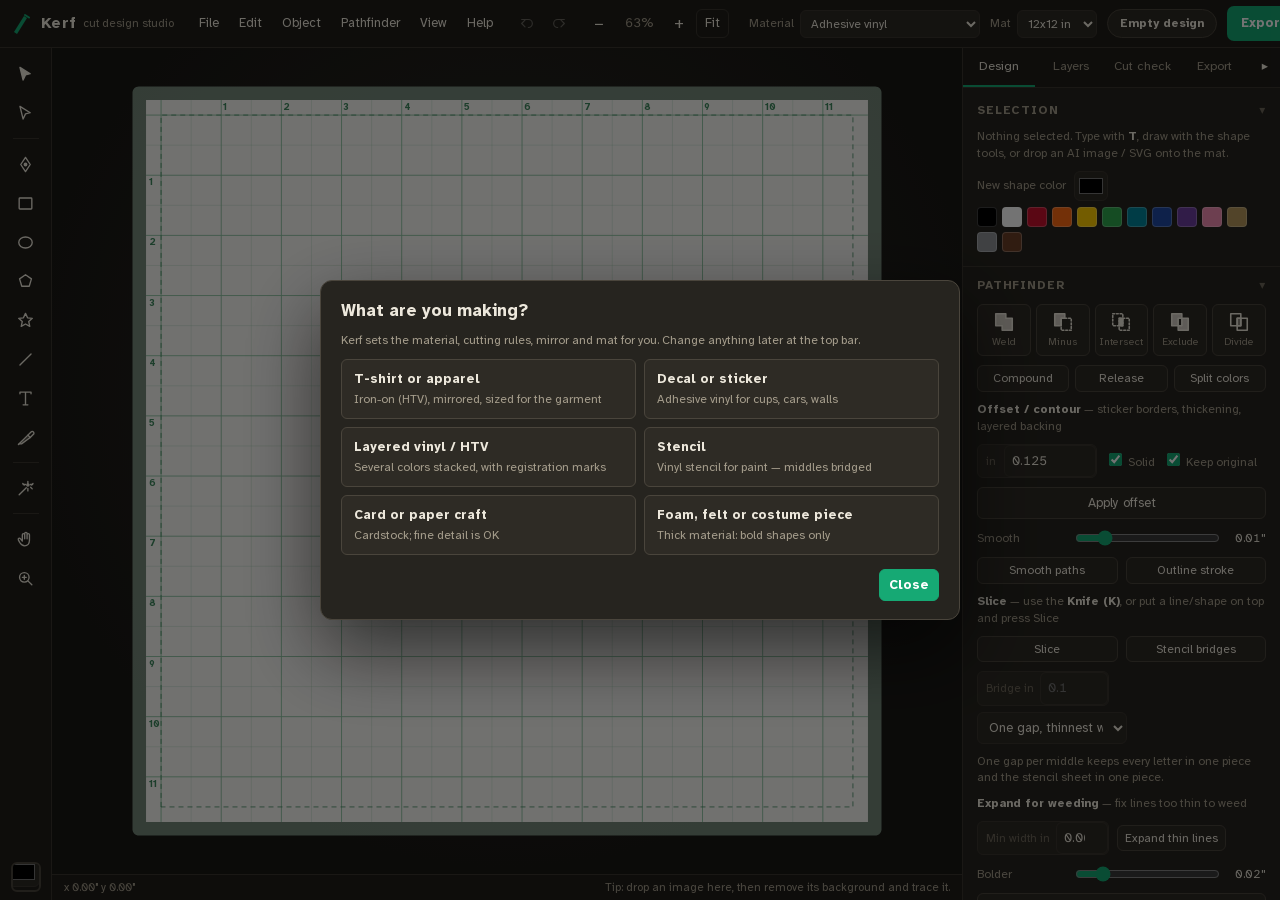
<file: kerf/index.html>
<!doctype html>
<html lang="en">
<head>
<meta charset="utf-8">
<meta name="viewport" content="width=device-width, initial-scale=1, maximum-scale=1, viewport-fit=cover">
<meta name="theme-color" content="#201e1a">
<meta name="mobile-web-app-capable" content="yes">
<meta name="apple-mobile-web-app-capable" content="yes">
<title>Kerf — Cut Design Studio</title>
<link rel="stylesheet" href="fonts/uifont.css?v=2026.11.05-2">
<link rel="stylesheet" href="css/app.css?v=2026.11.05-2">
</head>
<body>
<div id="app">
  <header class="topbar">
    <div class="brand"><span class="logo" aria-hidden="true"><svg viewBox="0 0 24 24"><path d="M4 20 L14 4 L17 6 L7 22 Z" fill="currentColor"/><path d="M15 3 l4 2.5" stroke="currentColor" stroke-width="2" stroke-linecap="round"/></svg></span><b>Kerf</b><span class="sub">cut design studio</span></div>
    <button class="icon-btn menu-btn" id="menu-btn" data-action="toggleMenus" title="Menu" aria-label="Menu">☰</button>
    <nav class="menus" id="menus"></nav>
    <div class="tb-group">
      <button class="icon-btn" data-action="undo" title="Undo (Ctrl+Z)" id="btn-undo"></button>
      <button class="icon-btn" data-action="redo" title="Redo (Ctrl+Shift+Z)" id="btn-redo"></button>
    </div>
    <div class="tb-group zoom">
      <button class="icon-btn" data-action="zoomOut" title="Zoom out (Ctrl -)">−</button>
      <span id="zoom-label">100%</span>
      <button class="icon-btn" data-action="zoomIn" title="Zoom in (Ctrl +)">+</button>
      <button class="text-btn" data-action="zoomFit" title="Fit mat (Ctrl 0)">Fit</button>
    </div>
    <div class="spacer"></div>
    <div class="tb-break"></div>
    <label class="tb-select" title="Material sets the cut rules">
      <span>Material</span><select id="sel-material"></select>
    </label>
    <label class="tb-select" title="Mat size">
      <span>Mat</span><select id="sel-mat"></select>
    </label>
    <button class="status-pill" id="status-pill" data-action="showCheck" title="Cut check status">Checking…</button>
    <button class="primary" data-action="showExport"><span class="long">Export for Design Space</span><span class="short">Export</span></button>
  </header>

  <aside class="toolbar" id="toolbar"></aside>

  <main class="stage" id="stage">
    <canvas id="canvas"></canvas>
    <div class="tool-options" id="tool-options"></div>
    <div class="drop-hint" id="drop-hint">Drop images, SVGs, fonts or .kerf projects</div>
    <div class="sel-bar" id="sel-bar" hidden>
      <button data-action="duplicate">Duplicate</button><button data-action="delete">Delete</button><button data-action="openSheet">Edit</button><button data-action="deselect" aria-label="Deselect">✕</button>
    </div>
    <footer class="statusbar"><span id="st-cursor">x 0.00" y 0.00"</span><span id="st-sel"></span><span class="grow"></span><span id="st-tip">Tip: drop an image here, then remove its background and trace it.</span></footer>
  </main>

  <aside class="sidebar">
    <div class="tabs" role="tablist" id="tabs">
      <button role="tab" data-tab="design" class="active">Design</button>
      <button role="tab" data-tab="layers">Layers</button>
      <button role="tab" data-tab="check">Cut check <span class="badge" id="tab-badge"></span></button>
      <button role="tab" data-tab="export">Export</button>
      <button class="sheet-toggle" data-action="toggleSheet" aria-label="Show or hide panel">▴</button>
    </div>
    <div class="panel" data-panel="design" id="panel-design"></div>
    <div class="panel" data-panel="layers" id="panel-layers" hidden></div>
    <div class="panel" data-panel="check" id="panel-check" hidden></div>
    <div class="panel" data-panel="export" id="panel-export" hidden></div>
  </aside>
</div>

<div id="toasts" aria-live="polite"></div>
<div id="modal" class="modal" hidden><div class="modal-card" id="modal-card"></div></div>
<input type="file" id="file-import" accept="image/*,.svg,.ttf,.otf,.woff,.kerf" multiple hidden>
<input type="file" id="file-open" accept=".kerf,.json" hidden>
<input type="file" id="file-font" accept=".ttf,.otf,.woff" multiple hidden>

<script src="vendor/paper-full.min.js?v=2026.11.05-2"></script>
<script src="vendor/opentype.min.js?v=2026.11.05-2"></script>
<script src="vendor/paperjs-offset.min.js?v=2026.11.05-2"></script>
<script src="fonts/fonts.js?v=2026.11.05-2"></script>
<script src="js/core/util.js?v=2026.11.05-2"></script>
<script src="js/core/materials.js?v=2026.11.05-2"></script>
<script src="js/core/mask.js?v=2026.11.05-2"></script>
<script src="js/core/imageops.js?v=2026.11.05-2"></script>
<script src="js/core/trace.js?v=2026.11.05-2"></script>
<script src="js/core/geom.js?v=2026.11.05-2"></script>
<script src="js/core/text.js?v=2026.11.05-2"></script>
<script src="js/core/cutcheck.js?v=2026.11.05-2"></script>
<script src="js/core/exporter.js?v=2026.11.05-2"></script>
<script src="js/core/distress.js?v=2026.11.05-2"></script>
<script src="js/core/weed.js?v=2026.11.05-2"></script>
<script src="js/core/nest.js?v=2026.11.05-2"></script>
<script src="js/app/history.js?v=2026.11.05-2"></script>
<script src="js/app/app.js?v=2026.11.05-2"></script>
<script src="js/app/tools.js?v=2026.11.05-2"></script>
<script src="js/app/store.js?v=2026.11.05-2"></script>
<script src="js/app/vinyl.js?v=2026.11.05-2"></script>
<script src="js/app/ui.js?v=2026.11.05-2"></script>
<script src="js/app/main.js?v=2026.11.05-2"></script>
<script src="js/app/selftest.js?v=2026.11.05-2"></script>
</body>
</html>
</file>
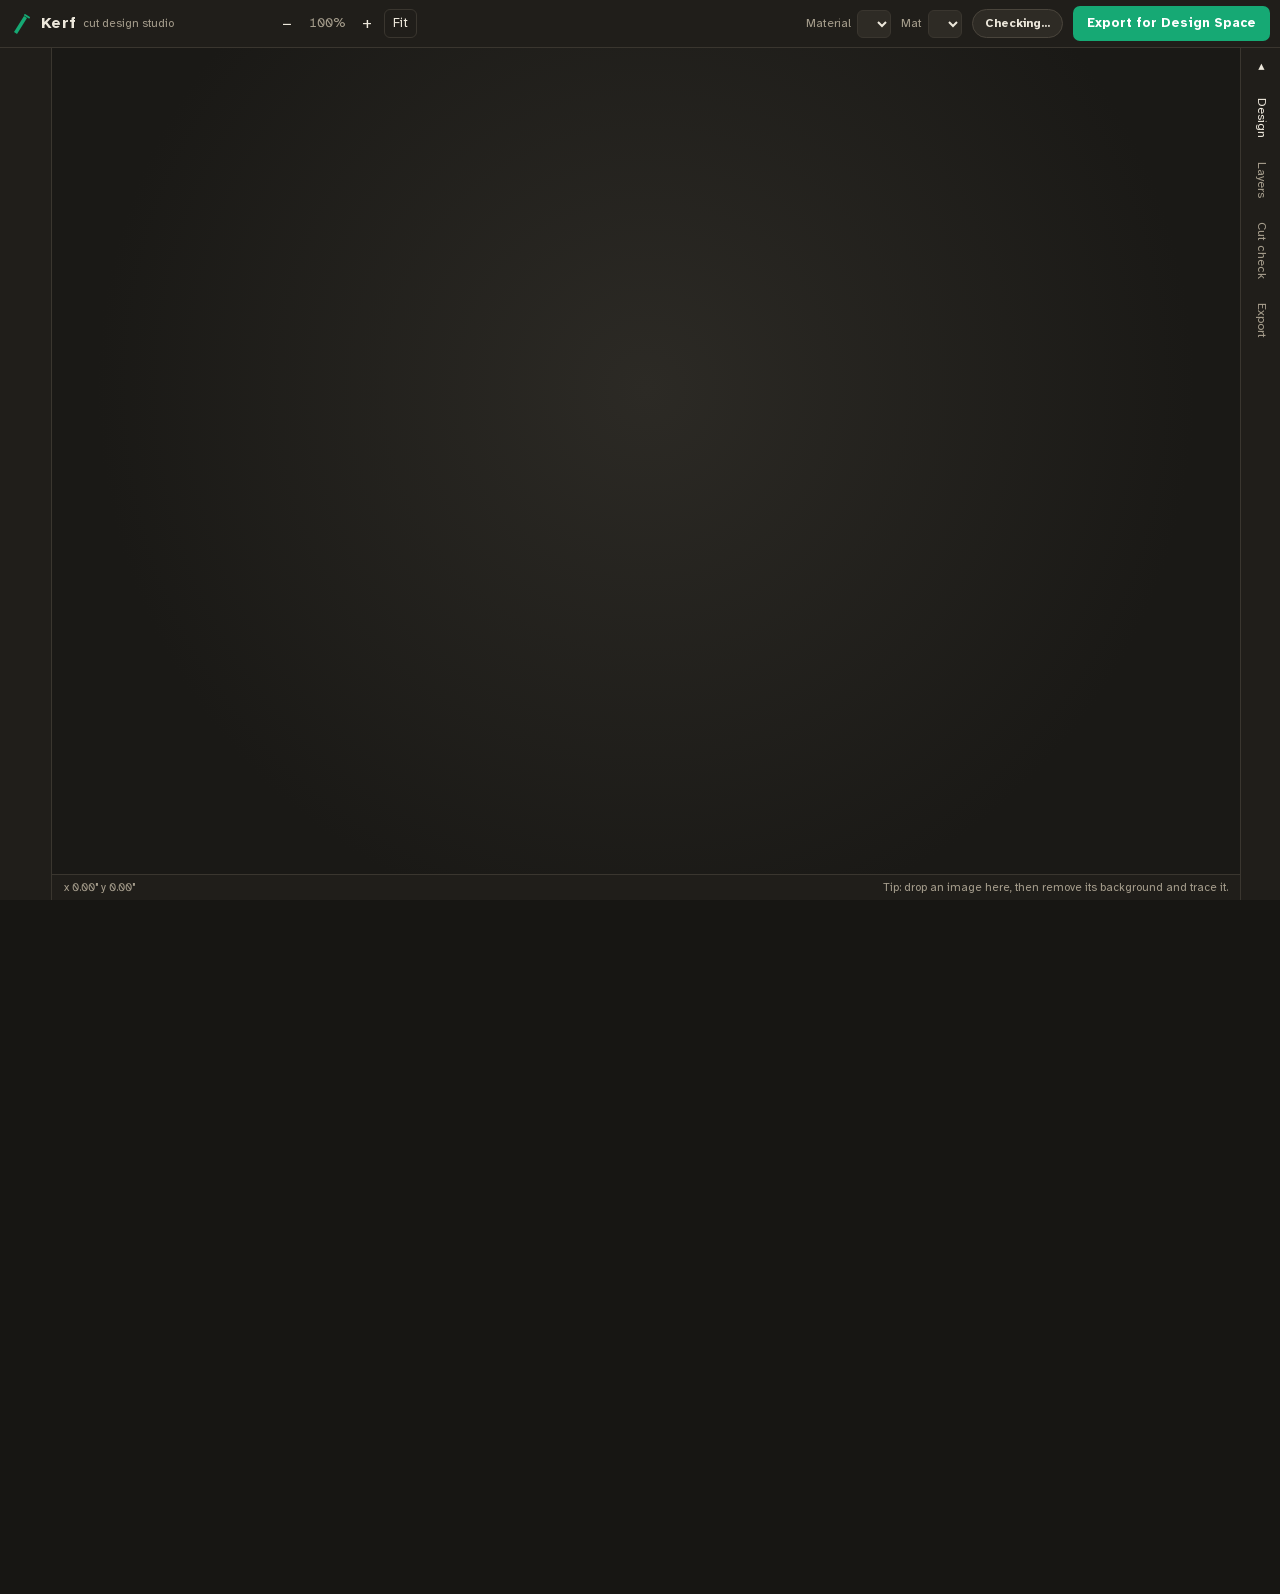
<file: kerf/Self-Test.html>
<!doctype html>
<html lang="en"><head><meta charset="utf-8">
<meta http-equiv="refresh" content="0; url=index.html?selftest=1">
<title>Kerf — Self-test</title></head>
<body style="font:15px system-ui;padding:30px;background:#171613;color:#ede8dc">
Starting the Kerf self-test… If nothing happens, <a style="color:#8ff0c4" href="index.html?selftest=1">click here</a>.
</body></html>
</file>
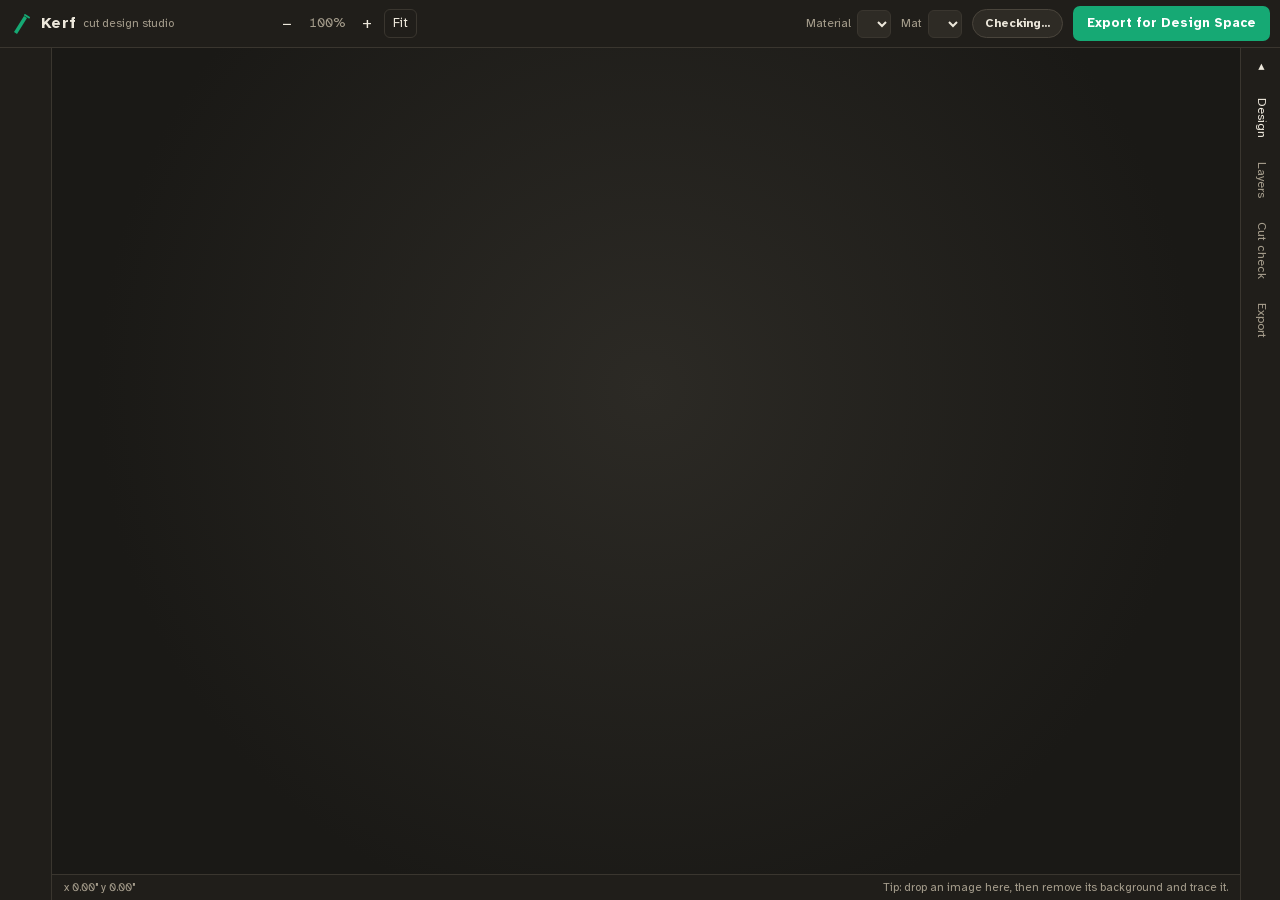
<file: kerf/tests/tests.html>
<!doctype html>
<html lang="en"><head><meta charset="utf-8">
<meta http-equiv="refresh" content="0; url=../index.html?selftest=1">
<title>Kerf — Self-test</title></head>
<body style="font:15px system-ui;padding:30px;background:#171613;color:#ede8dc">
Starting the self-test… If nothing happens, <a style="color:#8ff0c4" href="../index.html?selftest=1">click here</a>.
</body></html>
</file>
<file: kerf/fonts/uifont.css>
@font-face{font-family:"AtkUI";font-weight:400;src:url([data-uri]) format("woff");}
@font-face{font-family:"AtkUI";font-weight:700;src:url([data-uri]) format("woff");}
</file>
<file: kerf/css/app.css>
:root {
  --bg: #171613; --chrome: #201e1a; --panel: #26241f; --panel-2: #2e2b25; --line: #3a362f; --line-2: #4a453c;
  --text: #ede8dc; --muted: #a59d8c; --faint: #6f685b;
  --accent: #16a974; --accent-ink: #062b1d; --accent-2: #8ff0c4;
  --warn: #ff9a3d; --err: #ff5a4b; --info: #5fb2ff;
  --radius: 7px; --font: "AtkUI", "Segoe UI", system-ui, sans-serif;
}
* { box-sizing: border-box; }
html, body { height: 100%; margin: 0; background: var(--bg); color: var(--text); font: 13px/1.4 var(--font); overflow: hidden; }
button, input, select, textarea { font: inherit; color: inherit; }
button { cursor: pointer; }
[hidden] { display: none !important; }

#app { display: grid; height: 100vh; grid-template-columns: 52px 1fr 318px; grid-template-rows: 48px 1fr; grid-template-areas: "top top top" "tools stage side"; }

/* ---------- top bar ---------- */
.topbar { grid-area: top; display: flex; align-items: center; gap: 10px; padding: 0 10px; background: var(--chrome); border-bottom: 1px solid var(--line); min-width: 0; }
.brand { display: flex; align-items: center; gap: 7px; padding-right: 6px; white-space: nowrap; }
.brand b { font-size: 16px; letter-spacing: .02em; }
.brand .sub { color: var(--muted); font-size: 11.5px; }
.logo { width: 24px; height: 24px; color: var(--accent); display: inline-flex; }
.logo svg { width: 24px; height: 24px; }
.menus { display: flex; gap: 2px; position: relative; }
.menu > button { background: none; border: 0; padding: 6px 9px; border-radius: 5px; color: var(--text); }
.menu > button:hover, .menu.open > button { background: var(--panel-2); }
.menu { position: relative; }
.menu .dropdown { position: absolute; top: 100%; left: 0; min-width: 236px; background: var(--panel); border: 1px solid var(--line-2); border-radius: 8px; padding: 5px; box-shadow: 0 12px 36px rgba(0,0,0,.45); z-index: 50; display: none; }
.menu.open .dropdown { display: block; }
.dropdown button { display: flex; width: 100%; justify-content: space-between; gap: 20px; background: none; border: 0; padding: 6px 9px; border-radius: 5px; text-align: left; }
.dropdown button:hover { background: var(--accent); color: var(--accent-ink); }
.dropdown button kbd { color: var(--muted); font: 11px var(--font); }
.dropdown button:hover kbd { color: var(--accent-ink); }
.dropdown hr { border: 0; border-top: 1px solid var(--line); margin: 4px 2px; }
.tb-group { display: flex; align-items: center; gap: 2px; }
.icon-btn { width: 30px; height: 30px; border-radius: 6px; background: none; border: 1px solid transparent; display: inline-flex; align-items: center; justify-content: center; font-size: 16px; }
.icon-btn:hover:not(:disabled) { background: var(--panel-2); border-color: var(--line); }
.icon-btn:disabled { opacity: .35; cursor: default; }
.icon-btn svg { width: 17px; height: 17px; }
.text-btn { background: none; border: 1px solid var(--line); border-radius: 6px; padding: 4px 8px; }
.text-btn:hover { background: var(--panel-2); }
#zoom-label { min-width: 46px; text-align: center; color: var(--muted); font-variant-numeric: tabular-nums; }
.spacer { flex: 1; }
.tb-select { display: flex; align-items: center; gap: 6px; color: var(--muted); font-size: 12px; }
.tb-select select { background: var(--panel-2); border: 1px solid var(--line); border-radius: 6px; padding: 5px 6px; color: var(--text); max-width: 180px; }
.status-pill { border: 1px solid var(--line-2); background: var(--panel-2); border-radius: 999px; padding: 5px 12px; white-space: nowrap; font-weight: 700; font-size: 12px; }
.status-pill.ok { border-color: #1e7a57; color: var(--accent-2); }
.status-pill.warn { border-color: #8a5a22; color: var(--warn); }
.status-pill.err { border-color: #8f2e25; color: var(--err); }
.primary { background: var(--accent); color: #fff; border: 0; border-radius: 7px; padding: 8px 14px; font-weight: 700; white-space: nowrap; }
.primary:hover { filter: brightness(1.08); }

/* ---------- tool bar ---------- */
.toolbar { grid-area: tools; background: var(--chrome); border-right: 1px solid var(--line); display: flex; flex-direction: column; align-items: center; padding: 8px 0; gap: 3px; }
.tool { width: 38px; height: 36px; border-radius: 7px; border: 1px solid transparent; background: none; display: flex; align-items: center; justify-content: center; color: var(--text); position: relative; }
.tool svg { width: 19px; height: 19px; }
.tool:hover { background: var(--panel-2); }
.tool.active { background: var(--accent); color: #fff; }
.tool-sep { width: 26px; border-top: 1px solid var(--line); margin: 4px 0; }
.swatch-tool { margin-top: auto; width: 30px; height: 30px; border-radius: 6px; border: 2px solid var(--line-2); padding: 0; overflow: hidden; }
.swatch-tool input { width: 44px; height: 44px; margin: -7px; border: 0; padding: 0; cursor: pointer; }

/* ---------- stage ---------- */
.stage { grid-area: stage; position: relative; overflow: hidden; background: radial-gradient(circle at 50% 40%, #2c2a25 0, #1a1916 70%); }
#canvas { position: absolute; inset: 0 0 26px 0; width: 100%; height: calc(100% - 26px); display: block; touch-action: none; }
.statusbar { position: absolute; left: 0; right: 0; bottom: 0; height: 26px; display: flex; gap: 18px; align-items: center; padding: 0 12px; background: var(--chrome); border-top: 1px solid var(--line); color: var(--muted); font-size: 11.5px; font-variant-numeric: tabular-nums; }
.statusbar .grow { flex: 1; }
.tool-options { position: absolute; top: 10px; left: 50%; transform: translateX(-50%); background: rgba(38,36,31,.94); border: 1px solid var(--line-2); border-radius: 9px; padding: 6px 10px; display: flex; gap: 12px; align-items: center; box-shadow: 0 8px 24px rgba(0,0,0,.35); font-size: 12px; }
.tool-options:empty { display: none; }
.tool-options label { display: flex; gap: 6px; align-items: center; color: var(--muted); }
.tool-options input[type=number] { width: 58px; }
.drop-hint { position: absolute; inset: 14px; border: 2px dashed var(--accent); border-radius: 14px; display: none; align-items: center; justify-content: center; font-size: 18px; color: var(--accent-2); background: rgba(22,169,116,.08); pointer-events: none; }
.stage.dragover .drop-hint { display: flex; }

/* ---------- sidebar ---------- */
.sidebar { grid-area: side; background: var(--panel); border-left: 1px solid var(--line); display: flex; flex-direction: column; min-height: 0; }
.tabs { display: grid; grid-template-columns: repeat(4, 1fr); border-bottom: 1px solid var(--line); background: var(--chrome); }
.tabs button { background: none; border: 0; padding: 10px 2px 9px; color: var(--muted); border-bottom: 2px solid transparent; font-size: 12.5px; white-space: nowrap; }
.tabs button.active { color: var(--text); border-bottom-color: var(--accent); }
.badge { display: inline-block; min-width: 16px; padding: 0 4px; border-radius: 8px; font-size: 10.5px; line-height: 16px; background: var(--line-2); color: var(--text); }
.badge.err { background: var(--err); color: #200; } .badge.warn { background: var(--warn); color: #2a1500; } .badge.ok { background: var(--accent); color: #fff; }
.badge:empty { display: none; }
.panel { overflow-y: auto; overflow-x: hidden; flex: 1; padding: 4px 0 30px; }
.sec { border-bottom: 1px solid var(--line); }
.sec > summary { list-style: none; cursor: pointer; padding: 10px 14px; font-weight: 700; font-size: 12px; text-transform: uppercase; letter-spacing: .07em; color: var(--muted); display: flex; justify-content: space-between; }
.sec > summary::-webkit-details-marker { display: none; }
.sec > summary::after { content: "▾"; color: var(--faint); }
.sec:not([open]) > summary::after { content: "▸"; }
.sec .body { padding: 0 14px 14px; display: grid; gap: 9px; }
.row { display: flex; gap: 6px 8px; align-items: center; flex-wrap: wrap; }
.row > * { min-width: 0; }
.grid2 { display: grid; grid-template-columns: minmax(0,1fr) minmax(0,1fr); gap: 8px; }
.grid3 { display: grid; grid-template-columns: repeat(3, minmax(0,1fr)); gap: 6px; }
.grid5 { display: grid; grid-template-columns: repeat(5, minmax(0,1fr)); gap: 5px; }
.field { display: flex; align-items: center; gap: 6px; background: var(--panel-2); border: 1px solid var(--line); border-radius: 6px; padding: 0 0 0 8px; }
.field > span { color: var(--faint); font-size: 11.5px; min-width: 12px; }
.field input, .field select { background: none; flex: 1; border: 0; outline: 0; padding: 6px 6px 6px 0; width: 100%; min-width: 0; font-variant-numeric: tabular-nums; }
.field:focus-within { border-color: var(--accent); }
label.lbl { color: var(--muted); font-size: 12px; display: grid; gap: 4px; }
input[type=number], input[type=text], select, textarea { background: var(--panel-2); border: 1px solid var(--line); border-radius: 6px; padding: 6px 7px; color: var(--text); outline: 0; }
select option, select optgroup { background: var(--panel); }
textarea { resize: vertical; min-height: 54px; width: 100%; }
input:focus, select:focus, textarea:focus { border-color: var(--accent); }
input[type=range] { width: 100%; accent-color: var(--accent); }
input[type=checkbox] { accent-color: var(--accent); }
input[type=color] { width: 34px; height: 30px; border: 1px solid var(--line); border-radius: 6px; background: var(--panel-2); padding: 2px; cursor: pointer; }
.btn { background: var(--panel-2); border: 1px solid var(--line-2); border-radius: 6px; padding: 6px 9px; display: inline-flex; align-items: center; justify-content: center; gap: 6px; white-space: nowrap; }
.btn:hover:not(:disabled) { border-color: var(--accent); }
.btn:disabled { opacity: .4; cursor: default; }
.btn.go { background: var(--accent); border-color: var(--accent); color: #fff; font-weight: 700; }
.btn.small { padding: 4px 7px; font-size: 12px; }
.btn svg { width: 18px; height: 18px; }
.btn.icon { padding: 5px; }
.btn-col { display: grid; gap: 2px; justify-items: center; font-size: 10.5px; color: var(--muted); padding: 6px 2px; }
.btn-col svg { width: 22px; height: 22px; color: var(--text); }
.help { color: var(--muted); font-size: 12px; margin: 0; }
.help b { color: var(--text); }
.kv { display: grid; grid-template-columns: auto 1fr; gap: 3px 10px; font-size: 12px; color: var(--muted); }
.kv b { color: var(--text); font-weight: 400; text-align: right; font-variant-numeric: tabular-nums; }
.swatches { display: flex; flex-wrap: wrap; gap: 5px; }
.swatches button { width: 20px; height: 20px; border-radius: 4px; border: 1px solid rgba(255,255,255,.25); padding: 0; }
.slider-row { display: grid; grid-template-columns: 88px 1fr 40px; align-items: center; gap: 8px; font-size: 12px; color: var(--muted); }
.slider-row output { text-align: right; color: var(--text); font-variant-numeric: tabular-nums; }
.empty-note { padding: 18px 16px; color: var(--muted); }
.segmented { display: flex; border: 1px solid var(--line); border-radius: 6px; overflow: hidden; }
.segmented button { flex: 1; background: var(--panel-2); border: 0; border-right: 1px solid var(--line); padding: 5px 0; }
.segmented button:last-child { border-right: 0; }
.segmented button.on { background: var(--accent); color: #fff; }

/* layers */
.layer { display: grid; grid-template-columns: 22px 16px 1fr auto; align-items: center; gap: 8px; padding: 6px 10px 6px 12px; border-bottom: 1px solid #2d2a24; cursor: pointer; }
.layer:hover { background: var(--panel-2); }
.layer.sel { background: #183f30; }
.layer .chip { width: 14px; height: 14px; border-radius: 3px; border: 1px solid rgba(255,255,255,.3); background-image: linear-gradient(45deg,#777 25%,transparent 25%,transparent 75%,#777 75%), linear-gradient(45deg,#777 25%,transparent 25%,transparent 75%,#777 75%); background-size: 6px 6px; background-position: 0 0, 3px 3px; }
.layer .name { overflow: hidden; text-overflow: ellipsis; white-space: nowrap; }
.layer .name small { color: var(--faint); margin-left: 4px; }
.layer button { background: none; border: 0; color: var(--muted); padding: 2px 4px; border-radius: 4px; }
.layer button:hover { background: var(--line); color: var(--text); }
.layer .ops { display: flex; gap: 0; opacity: .0; }
.layer:hover .ops, .layer.sel .ops { opacity: 1; }
.layer.hidden-item .name { color: var(--faint); text-decoration: line-through; }

/* issues */
.issue { margin: 8px 12px; border: 1px solid var(--line); border-left: 3px solid var(--info); border-radius: 7px; padding: 9px 10px; background: var(--panel-2); display: grid; gap: 5px; }
.issue.error { border-left-color: var(--err); } .issue.warning { border-left-color: var(--warn); }
.issue .t { font-weight: 700; display: flex; gap: 7px; align-items: baseline; }
.issue .t .sev { font-size: 10px; text-transform: uppercase; letter-spacing: .08em; padding: 1px 5px; border-radius: 3px; background: var(--line-2); }
.issue.error .sev { background: var(--err); color: #200; } .issue.warning .sev { background: var(--warn); color: #2a1500; }
.issue .d { color: var(--muted); font-size: 12px; }
.issue .acts { display: flex; gap: 6px; }
.ready-card { margin: 12px; padding: 14px; border-radius: 9px; background: #163a2c; border: 1px solid #1e7a57; color: var(--accent-2); }
.ready-card b { display: block; font-size: 15px; color: #c9ffe6; margin-bottom: 3px; }

/* export */
.cut-layer, .mu-row { display: grid; grid-template-columns: 18px 1fr auto; gap: 8px; align-items: center; padding: 6px 0; border-bottom: 1px dashed var(--line); font-size: 12px; }
.cut-layer .chip, .mu-row .chip { width: 16px; height: 16px; border-radius: 4px; border: 1px solid rgba(255,255,255,.3); }
ol.steps { margin: 0; padding-left: 18px; color: var(--muted); font-size: 12px; display: grid; gap: 4px; }
ol.steps b { color: var(--text); }

/* toasts + modal */
#toasts { position: fixed; bottom: 38px; left: 50%; transform: translateX(-50%); display: grid; gap: 6px; z-index: 100; pointer-events: none; }
.toast { background: #0f0e0c; border: 1px solid var(--line-2); padding: 8px 14px; border-radius: 8px; box-shadow: 0 8px 26px rgba(0,0,0,.5); animation: tin .18s ease-out; max-width: 520px; }
.toast.warn { border-color: var(--warn); } .toast.error { border-color: var(--err); } .toast.ok { border-color: var(--accent); }
@keyframes tin { from { transform: translateY(8px); opacity: 0; } }
.modal { position: fixed; inset: 0; background: rgba(0,0,0,.55); display: flex; align-items: center; justify-content: center; z-index: 90; }
.modal-card { background: var(--panel); border: 1px solid var(--line-2); border-radius: 12px; padding: 18px 20px; width: min(640px, 92vw); max-height: 84vh; overflow: auto; box-shadow: 0 30px 80px rgba(0,0,0,.6); }
.modal-card h2 { margin: 0 0 10px; font-size: 17px; }
.modal-card table { width: 100%; border-collapse: collapse; font-size: 12.5px; }
.modal-card td { padding: 4px 6px; border-bottom: 1px solid var(--line); }
.modal-card td:last-child { text-align: right; color: var(--muted); }
.modal-card .acts { display: flex; justify-content: flex-end; gap: 8px; margin-top: 14px; }

@media (max-width: 1100px) { #app { grid-template-columns: 48px 1fr 284px; } .brand .sub, .tb-select span { display: none; } }

/* ---------- phones & small tablets ---------- */
.menu-btn, .tb-break, .primary .short, .sheet-toggle, .sel-bar { display: none; }
button, select, input, label { touch-action: manipulation; }
@media (hover: none) { .layer .ops { opacity: 1; } }

/* desktop & large tablets: the side panel collapses to a thin rail (▸ / ◂) */
.sheet-toggle { display: block; color: var(--text) !important; font-size: 14px; }
.tabs { grid-template-columns: repeat(4, 1fr) 30px; }
#app:not(.sheet-open) { grid-template-columns: 52px 1fr 40px; }
#app:not(.sheet-open) .sidebar .panel { display: none; }
#app:not(.sheet-open) .tabs { grid-template-columns: 1fr; grid-auto-rows: auto; align-content: start; border-bottom: 0; height: 100%; }
#app:not(.sheet-open) .tabs button { writing-mode: vertical-rl; padding: 12px 0; border-bottom: 0; border-left: 2px solid transparent; }
#app:not(.sheet-open) .tabs .sheet-toggle { writing-mode: horizontal-tb; order: -1; padding: 10px 0; }
.menu-ver { display: none; }

@media (max-width: 760px), (pointer: coarse) and (max-width: 1100px), (pointer: coarse) and (max-height: 520px) {
  html, body { font-size: 14px; }
  html, body { touch-action: pan-x pan-y; overscroll-behavior: none; }
  #app, #app:not(.sheet-open) { height: 100vh; height: 100dvh; grid-template-columns: 1fr; grid-template-rows: auto minmax(0, 1fr) auto auto;
    grid-template-areas: "top" "stage" "side" "tools"; }

  /* top bar: two rows (menu, undo, status, export) / (material, mat, zoom) */
  .topbar { flex-wrap: wrap; gap: 6px; padding: 6px 8px; padding-top: max(6px, env(safe-area-inset-top)); }
  .brand b, .brand .sub { display: none; }
  .brand { padding-right: 0; }
  .menu-btn { display: inline-flex; font-size: 19px; }
  .icon-btn { width: 40px; height: 40px; }
  .icon-btn svg { width: 20px; height: 20px; }
  .tb-break { display: block; flex-basis: 100%; height: 0; order: 5; }
  .tb-select, .tb-group.zoom { order: 6; }
  .tb-select { flex: 1 1 0; min-width: 0; }
  .tb-select span { display: none; }
  .tb-select select { max-width: none; width: 100%; padding: 8px 6px; font-size: 16px; }
  .tb-group.zoom #zoom-label { min-width: 40px; font-size: 12px; }
  .text-btn { padding: 8px 10px; }
  .status-pill { padding: 8px 10px; max-width: 34vw; overflow: hidden; text-overflow: ellipsis; }
  .primary { padding: 10px 12px; }
  .primary .long { display: none; } .primary .short { display: inline; }

  /* menus become a sheet under the ☰ button */
  .menus { display: none; position: fixed; z-index: 60; left: 8px; right: 8px; top: 54px; max-height: 76vh; overflow-y: auto; flex-direction: column;
    background: var(--panel); border: 1px solid var(--line-2); border-radius: 12px; padding: 6px; box-shadow: 0 20px 60px rgba(0,0,0,.6); }
  #app.menus-open .menus { display: flex; }
  .menu > button { width: 100%; text-align: left; padding: 12px; font-weight: 700; }
  .menu .dropdown { position: static; box-shadow: none; border: 0; background: var(--panel-2); min-width: 0; }
  .dropdown button { padding: 12px; }
  .dropdown button kbd { display: none; }

  /* tools: one scrollable row along the bottom */
  .toolbar { flex-direction: row; overflow-x: auto; overflow-y: hidden; padding: 6px 8px; padding-bottom: max(6px, env(safe-area-inset-bottom));
    border-right: 0; border-top: 1px solid var(--line); gap: 4px; justify-content: flex-start; scrollbar-width: none; }
  .toolbar::-webkit-scrollbar { display: none; }
  .tool { width: 44px; height: 44px; flex: 0 0 auto; }
  .tool svg { width: 22px; height: 22px; }
  .tool-sep { width: 0; height: 26px; border-top: 0; border-left: 1px solid var(--line); margin: 0 3px; flex: 0 0 auto; }
  .swatch-tool { margin: 0 0 0 4px; width: 40px; height: 40px; flex: 0 0 auto; }
  .swatch-tool input { width: 56px; height: 56px; margin: -8px; }

  /* canvas fills the stage; no status bar */
  .statusbar { display: none; }
  #canvas { inset: 0; height: 100%; }
  .tool-options { top: 6px; left: 6px; right: 6px; transform: none; flex-wrap: wrap; gap: 8px 12px; font-size: 13px; }
  .tool-options input[type=number] { width: 64px; font-size: 16px; }
  .tool-options .btn { padding: 8px 12px; }
  .tool-options .hint { display: none; }
  .sel-bar { position: absolute; left: 50%; bottom: 10px; transform: translateX(-50%); display: flex; gap: 2px; background: rgba(38,36,31,.96);
    border: 1px solid var(--line-2); border-radius: 12px; padding: 4px; box-shadow: 0 8px 26px rgba(0,0,0,.5); }
  .sel-bar[hidden] { display: none !important; }
  .sel-bar button { background: none; border: 0; border-radius: 8px; padding: 10px 13px; font-weight: 700; }
  .sel-bar button:active { background: var(--accent); color: #fff; }

  /* panels: a bottom sheet. Tabs always show; tap one to open, tap again (or ▾) to close */
  .sidebar { border-left: 0; border-top: 1px solid var(--line); box-shadow: 0 -10px 30px rgba(0,0,0,.35); }
  .tabs, #app:not(.sheet-open) .tabs { grid-template-columns: repeat(4, 1fr) 46px; grid-auto-rows: auto; height: auto; border-bottom: 1px solid var(--line); }
  #app:not(.sheet-open) .tabs button { writing-mode: horizontal-tb; padding: 12px 2px 11px; border-left: 0; border-bottom: 2px solid transparent; }
  #app:not(.sheet-open) .tabs button.active { border-bottom-color: var(--accent); }
  #app:not(.sheet-open) .tabs .sheet-toggle { order: 0; }
  .menu-ver { display: block; color: var(--faint); font-size: 12px; padding: 10px 12px 4px; }
  .tabs button { padding: 12px 2px 11px; font-size: 13px; }
  .sheet-toggle { display: block; font-size: 16px; color: var(--text) !important; }
  .sidebar .panel { display: none; }
  #app.sheet-open .sidebar .panel:not([hidden]) { display: block; height: 40vh; height: 40dvh; flex: none; padding-bottom: 20px; overscroll-behavior: contain; }
  #app.sheet-open.sheet-tall .sidebar .panel:not([hidden]) { height: 70vh; height: 70dvh; }

  /* bigger touch targets and no iOS zoom-on-focus (inputs need 16px) */
  input[type=number], input[type=text], select, textarea, .field input, .field select { font-size: 16px; }
  .btn { padding: 9px 11px; }
  .btn.small { padding: 7px 9px; font-size: 13px; }
  .btn.icon { padding: 8px; }
  .sec > summary { padding: 14px; font-size: 12.5px; }
  .swatches button { width: 30px; height: 30px; }
  input[type=color] { width: 42px; height: 38px; }
  input[type=checkbox] { width: 20px; height: 20px; }
  input[type=range] { height: 30px; }
  .slider-row { grid-template-columns: 84px 1fr 44px; }
  .layer { padding: 10px 10px 10px 12px; }
  .layer button { padding: 6px 8px; }
  .segmented button { padding: 9px 0; }
  .issue .acts .btn { padding: 8px 12px; }

  #toasts { bottom: auto; top: 100px; width: calc(100vw - 24px); }
  .toast { max-width: none; text-align: center; }
  .modal { align-items: flex-end; }
  .modal-card { width: 100vw; max-height: 92vh; max-height: 92dvh; border-radius: 16px 16px 0 0; padding: 16px 14px; padding-bottom: max(16px, env(safe-area-inset-bottom)); }
  .modal-card .acts { flex-wrap: wrap; }
  .modal-card .acts .btn { flex: 1 1 auto; padding: 11px 12px; }
}

/* phones held sideways: tools on the left, one-row top bar, panels slide in from the right over the canvas */
@media (orientation: landscape) and (pointer: coarse) and (max-width: 1100px), (orientation: landscape) and (max-height: 520px) and (pointer: coarse), (orientation: landscape) and (max-height: 520px) and (max-width: 760px) {
  #app, #app:not(.sheet-open) { grid-template-columns: auto minmax(0, 1fr); grid-template-rows: auto minmax(0, 1fr) auto; grid-template-areas: "top top" "tools stage" "tools side"; }
  .topbar { flex-wrap: nowrap; gap: 4px; padding: 4px 8px; padding-left: max(8px, env(safe-area-inset-left)); padding-right: max(8px, env(safe-area-inset-right)); }
  .tb-break, .tb-group.zoom #zoom-label { display: none; }
  .tb-select, .tb-group.zoom { order: 0; }
  .icon-btn { width: 36px; height: 36px; }
  .tb-select select { padding: 6px; }
  .status-pill { max-width: 20vw; padding: 7px 9px; }
  .primary { padding: 8px 10px; }
  .toolbar { flex-direction: column; overflow-x: hidden; overflow-y: auto; border-top: 0; border-right: 1px solid var(--line); padding: 4px; padding-left: max(4px, env(safe-area-inset-left)); }
  .tool { width: 42px; height: 40px; }
  .tool-sep { width: 26px; height: 0; border-left: 0; border-top: 1px solid var(--line); margin: 3px 0; }
  .swatch-tool { margin: 4px 0 0; }
  .tabs button { padding: 9px 2px 8px; }
  #app.sheet-open .sidebar .panel:not([hidden]), #app.sheet-open.sheet-tall .sidebar .panel:not([hidden]) { position: fixed; z-index: 40; right: 0; top: 45px; bottom: 41px; height: auto; width: min(400px, 56vw);
    background: var(--panel); border-left: 1px solid var(--line-2); box-shadow: -14px 0 40px rgba(0,0,0,.5); padding-right: env(safe-area-inset-right); }
  .menus { top: 46px; max-height: 84vh; }
  #toasts { top: 56px; }
  .menu-ver { display: block; }
}
</file>
